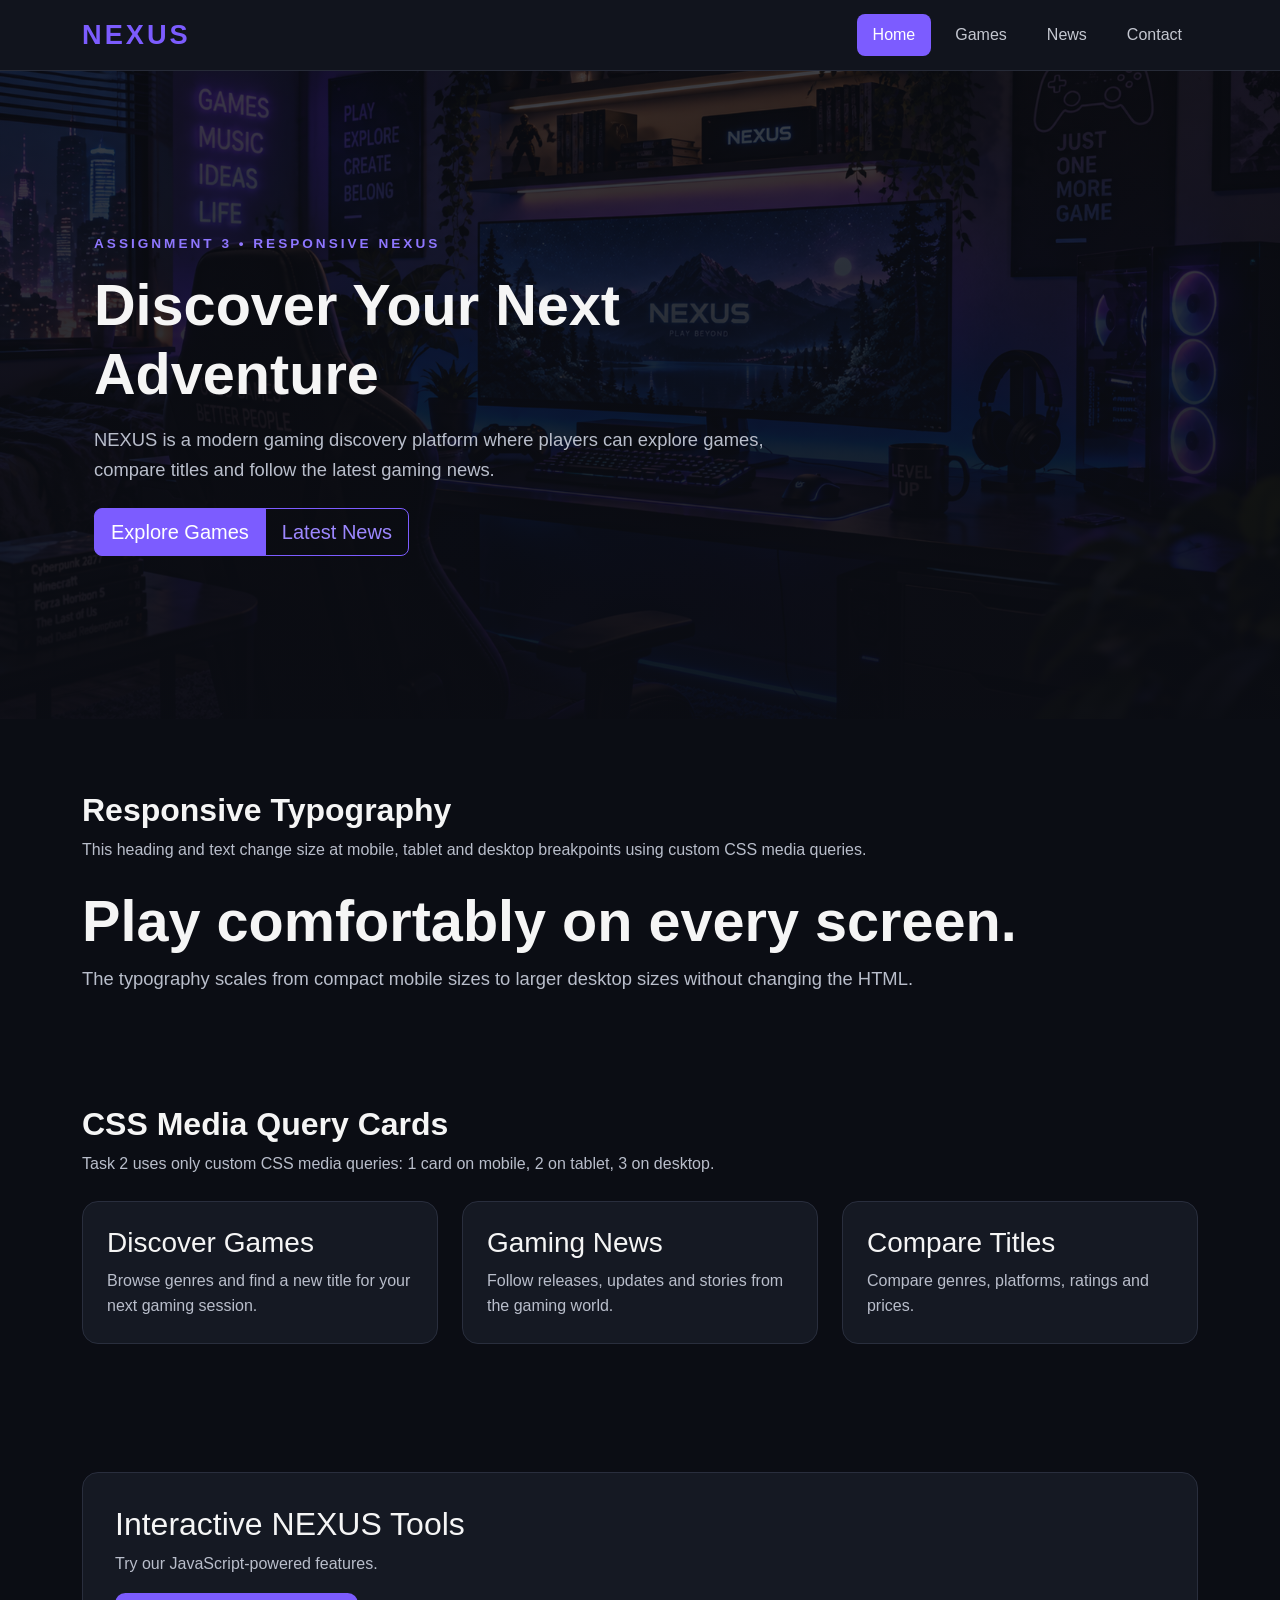
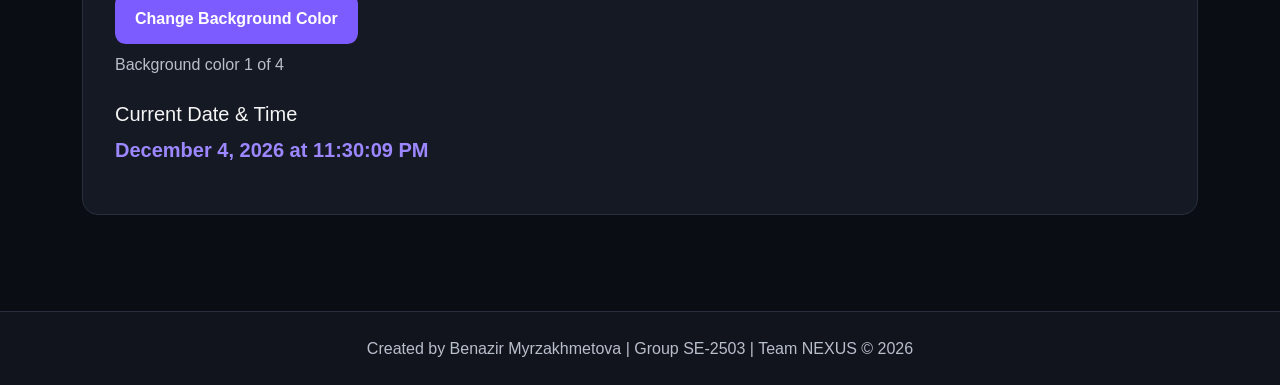
<file: index.html>
<!doctype html><html lang="en"><head><meta charset="utf-8"><meta name="viewport" content="width=device-width,initial-scale=1"><title>NEXUS | Home — Assignment 4</title><link href="https://cdn.jsdelivr.net/npm/bootstrap@5.3.8/dist/css/bootstrap.min.css" rel="stylesheet"><link rel="stylesheet" href="style.css"></head><body>
<nav class="navbar navbar-expand-lg navbar-dark bg-nexus sticky-top" aria-label="Main navigation"><div class="container"><a class="navbar-brand nexus-logo" href="index.html">NEXUS</a><button class="navbar-toggler" type="button" data-bs-toggle="collapse" data-bs-target="#navHome" aria-controls="navHome" aria-expanded="false" aria-label="Toggle navigation"><span class="navbar-toggler-icon"></span></button><div class="collapse navbar-collapse" id="navHome"><ul class="navbar-nav ms-auto gap-lg-2"><li class="nav-item"><a class="nav-link active px-3" aria-current="page" href="index.html">Home</a></li><li class="nav-item"><a class="nav-link px-3" href="games.html">Games</a></li><li class="nav-item"><a class="nav-link px-3" href="news.html">News</a></li><li class="nav-item"><a class="nav-link px-3" href="contact.html">Contact</a></li></ul></div></div></nav>
<main><section class="hero"><div class="container px-sm-2 px-md-4"><div class="hero-copy py-5"><p class="tag mb-3">ASSIGNMENT 3 • RESPONSIVE NEXUS</p><h1 class="responsive-title fw-bold mb-3">Discover Your Next Adventure</h1><p class="responsive-copy text-muted-nexus mb-4">NEXUS is a modern gaming discovery platform where players can explore games, compare titles and follow the latest gaming news.</p><div class="btn-group" role="group" aria-label="Explore NEXUS"><a href="games.html" class="btn btn-primary btn-lg">Explore Games</a><a href="news.html" class="btn btn-outline-primary btn-lg">Latest News</a></div></div></div></section>
<section class="container py-5 mt-lg-4"><h2 class="fw-bold mb-2">Responsive Typography</h2><p class="text-muted-nexus mb-4">This heading and text change size at mobile, tablet and desktop breakpoints using custom CSS media queries.</p><h3 class="responsive-title fw-bold">Play comfortably on every screen.</h3><p class="responsive-copy text-muted-nexus">The typography scales from compact mobile sizes to larger desktop sizes without changing the HTML.</p></section>
<section class="container py-5"><h2 class="fw-bold mb-2">CSS Media Query Cards</h2><p class="text-muted-nexus mb-4">Task 2 uses only custom CSS media queries: 1 card on mobile, 2 on tablet, 3 on desktop.</p><div class="mq-card-group"><article class="mq-card"><h3>Discover Games</h3><p class="mb-0 text-muted-nexus">Browse genres and find a new title for your next gaming session.</p></article><article class="mq-card"><h3>Gaming News</h3><p class="mb-0 text-muted-nexus">Follow releases, updates and stories from the gaming world.</p></article><article class="mq-card"><h3>Compare Titles</h3><p class="mb-0 text-muted-nexus">Compare genres, platforms, ratings and prices.</p></article></div></section>
<section class="container py-5" aria-labelledby="interactiveTitle">
  <div class="nexus-js-section">
    <h2 id="interactiveTitle">Interactive NEXUS Tools</h2>
    <p class="text-muted-nexus">Try our JavaScript-powered features.</p>
    <button class="nexus-js-button" type="button" id="themeButton">Change Background Color</button>
    <p id="themeStatus" class="text-muted-nexus mt-2" aria-live="polite">Background color 1 of 4</p>
    <h3 class="h5 mt-4">Current Date &amp; Time</h3>
    <p id="liveClock" aria-live="off">Loading time...</p>
  </div>
</section>
</main>
<footer class="py-4 mt-5"><div class="container text-center"><p class="mb-0">Created by Benazir Myrzakhmetova | Group SE-2503 | Team NEXUS © 2026</p></div></footer><script src="https://cdn.jsdelivr.net/npm/bootstrap@5.3.8/dist/js/bootstrap.bundle.min.js"></script><script src="script.js" defer></script></body></html>
</file>
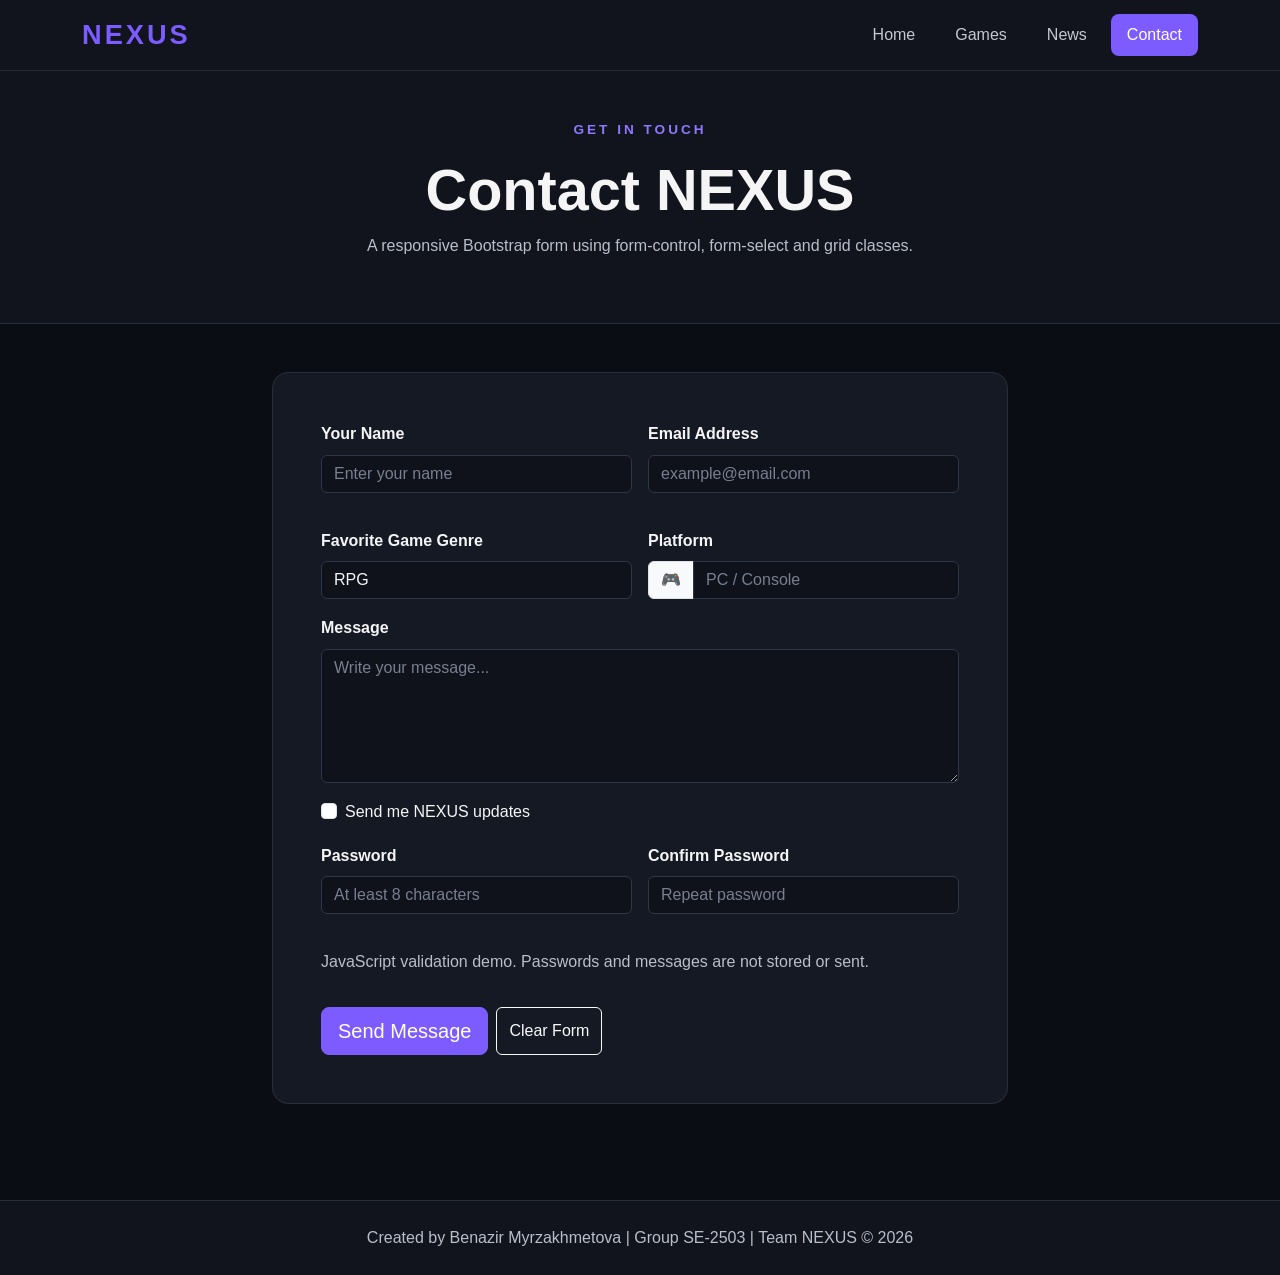
<file: contact.html>
<!DOCTYPE html>
<html lang="en"><head><meta charset="utf-8"/><meta content="width=device-width,initial-scale=1" name="viewport"/><title>NEXUS | Contact — Assignment 4</title><link href="https://cdn.jsdelivr.net/npm/bootstrap@5.3.8/dist/css/bootstrap.min.css" rel="stylesheet"/><link href="style.css" rel="stylesheet"/></head><body>
<nav aria-label="Main navigation" class="navbar navbar-expand-lg navbar-dark bg-nexus sticky-top"><div class="container"><a class="navbar-brand nexus-logo" href="index.html">NEXUS</a><button aria-controls="navContact" aria-expanded="false" aria-label="Toggle navigation" class="navbar-toggler" data-bs-target="#navContact" data-bs-toggle="collapse" type="button"><span class="navbar-toggler-icon"></span></button><div class="collapse navbar-collapse" id="navContact"><ul class="navbar-nav ms-auto gap-lg-2"><li class="nav-item"><a class="nav-link px-3" href="index.html">Home</a></li><li class="nav-item"><a class="nav-link px-3" href="games.html">Games</a></li><li class="nav-item"><a class="nav-link px-3" href="news.html">News</a></li><li class="nav-item"><a aria-current="page" class="nav-link active px-3" href="contact.html">Contact</a></li></ul></div></div></nav>
<main><header class="page-hero text-center py-5"><div class="container"><p class="tag">GET IN TOUCH</p><h1 class="responsive-title fw-bold">Contact NEXUS</h1><p class="text-muted-nexus">A responsive Bootstrap form using form-control, form-select and grid classes.</p></div></header><section class="container py-5"><div class="row justify-content-center"><div class="col-sm-12 col-md-10 col-lg-8"><form aria-label="Contact NEXUS form" class="nexus-card rounded-4 p-3 p-sm-4 p-lg-5" id="nexusContactForm" novalidate=""><div class="row g-3"><div class="col-md-6"><label class="form-label" for="name">Your Name</label><input class="form-control" id="name" placeholder="Enter your name" required="" type="text"/><small aria-live="polite" class="field-error" id="nameError"></small></div><div class="col-md-6"><label class="form-label" for="email">Email Address</label><input class="form-control" id="email" placeholder="example@email.com" required="" type="email"/><small aria-live="polite" class="field-error" id="emailError"></small></div><div class="col-md-6"><label class="form-label" for="genre">Favorite Game Genre</label><select class="form-select" id="genre"><option>RPG</option><option>Action</option><option>Strategy</option><option>Racing</option><option>Sports</option></select></div><div class="col-md-6"><label class="form-label" for="platform">Platform</label><div class="input-group"><span class="input-group-text">🎮</span><input class="form-control" id="platform" placeholder="PC / Console" type="text"/></div></div><div class="col-12"><label class="form-label" for="message">Message</label><textarea class="form-control" id="message" placeholder="Write your message..." required="" rows="5"></textarea></div><div class="col-12"><div class="form-check"><input class="form-check-input" id="updates" type="checkbox"/><label class="form-check-label" for="updates">Send me NEXUS updates</label></div></div><div class="col-md-6"><label class="form-label" for="password">Password</label><input autocomplete="new-password" class="form-control" id="password" placeholder="At least 8 characters" type="password"/><small aria-live="polite" class="field-error" id="passwordError"></small></div>
<div class="col-md-6"><label class="form-label" for="confirmPassword">Confirm Password</label><input autocomplete="new-password" class="form-control" id="confirmPassword" placeholder="Repeat password" type="password"/><small aria-live="polite" class="field-error" id="confirmPasswordError"></small></div>
<div class="col-12"><p class="text-muted-nexus mb-0">JavaScript validation demo. Passwords and messages are not stored or sent.</p><p aria-live="polite" id="formStatus"></p></div><div class="col-12 d-flex gap-2 flex-wrap"><button class="btn btn-primary btn-lg" type="submit">Send Message</button><button class="btn btn-outline-light" type="reset">Clear Form</button></div></div></form></div></div></section></main><footer class="py-4 mt-5"><div class="container text-center"><p class="mb-0">Created by Benazir Myrzakhmetova | Group SE-2503 | Team NEXUS © 2026</p></div></footer><script src="https://cdn.jsdelivr.net/npm/bootstrap@5.3.8/dist/js/bootstrap.bundle.min.js"></script><script src="script.js" defer></script></body></html>
</file>
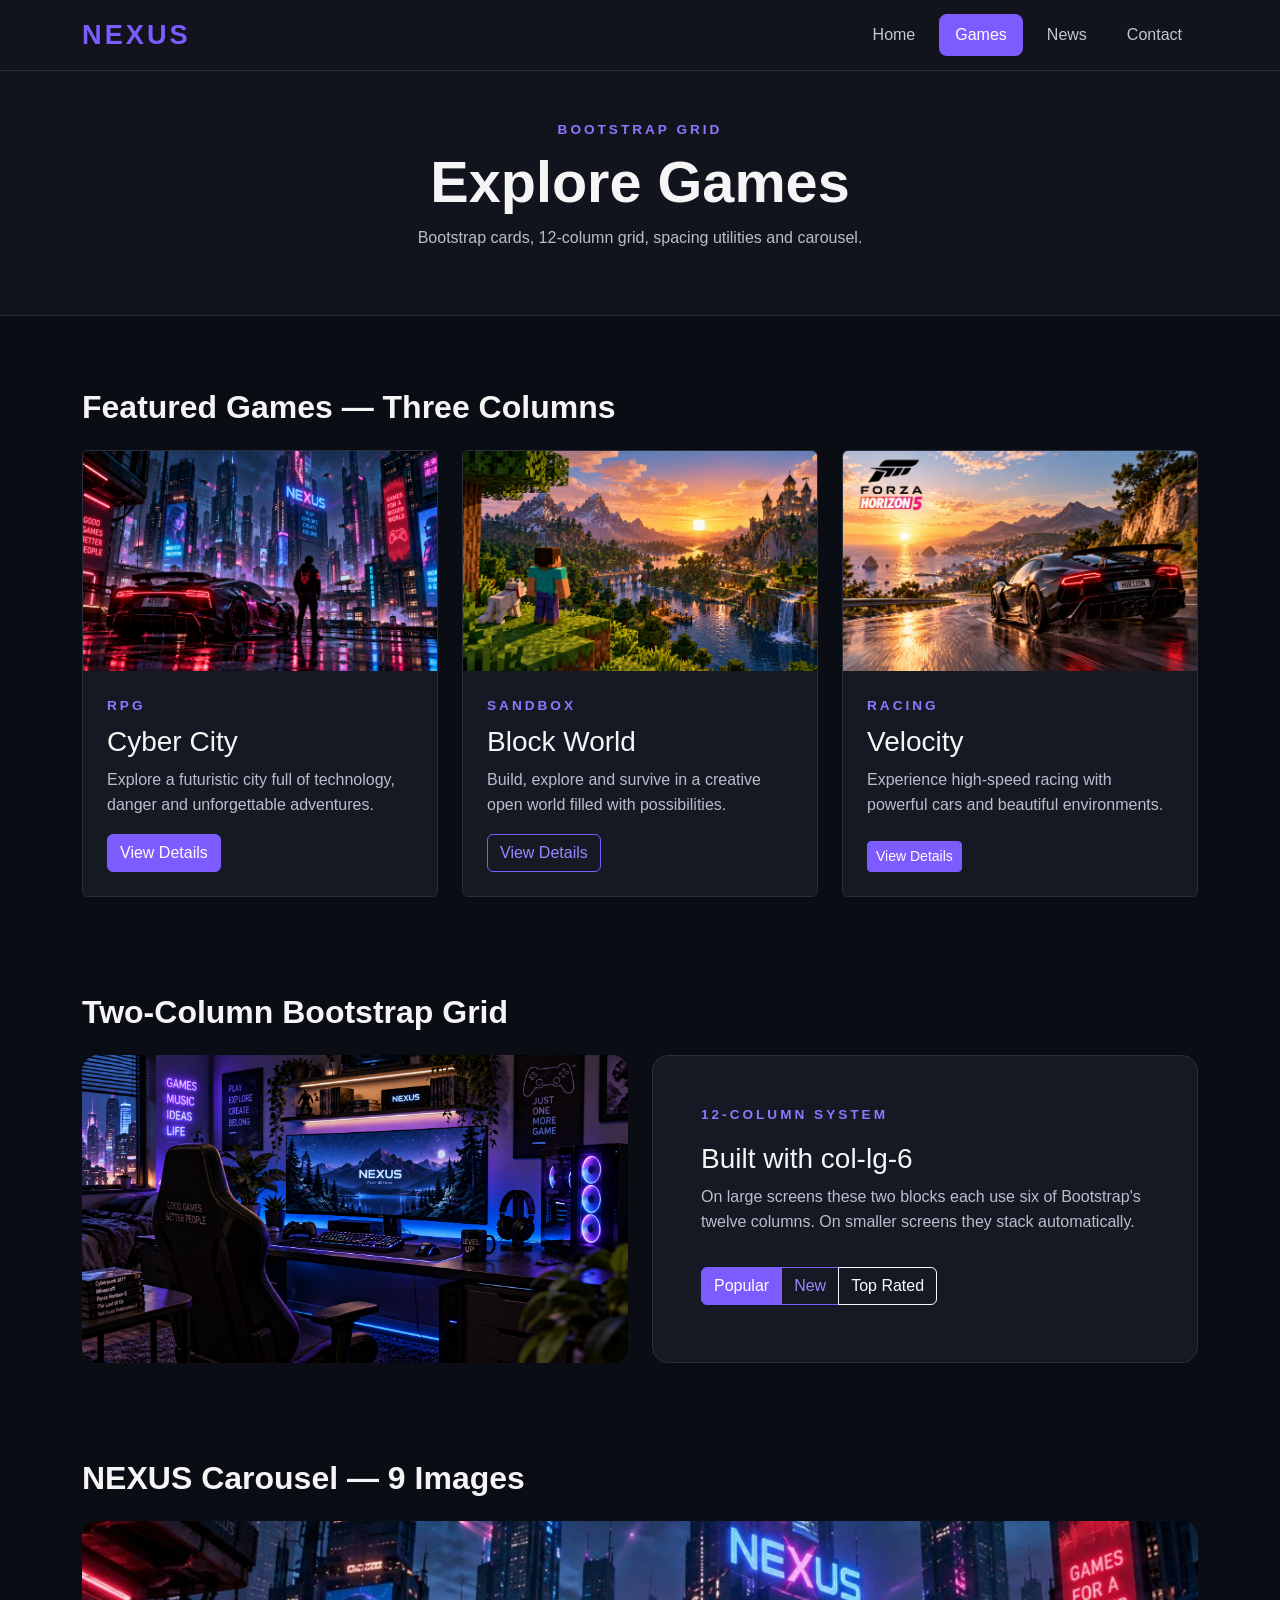
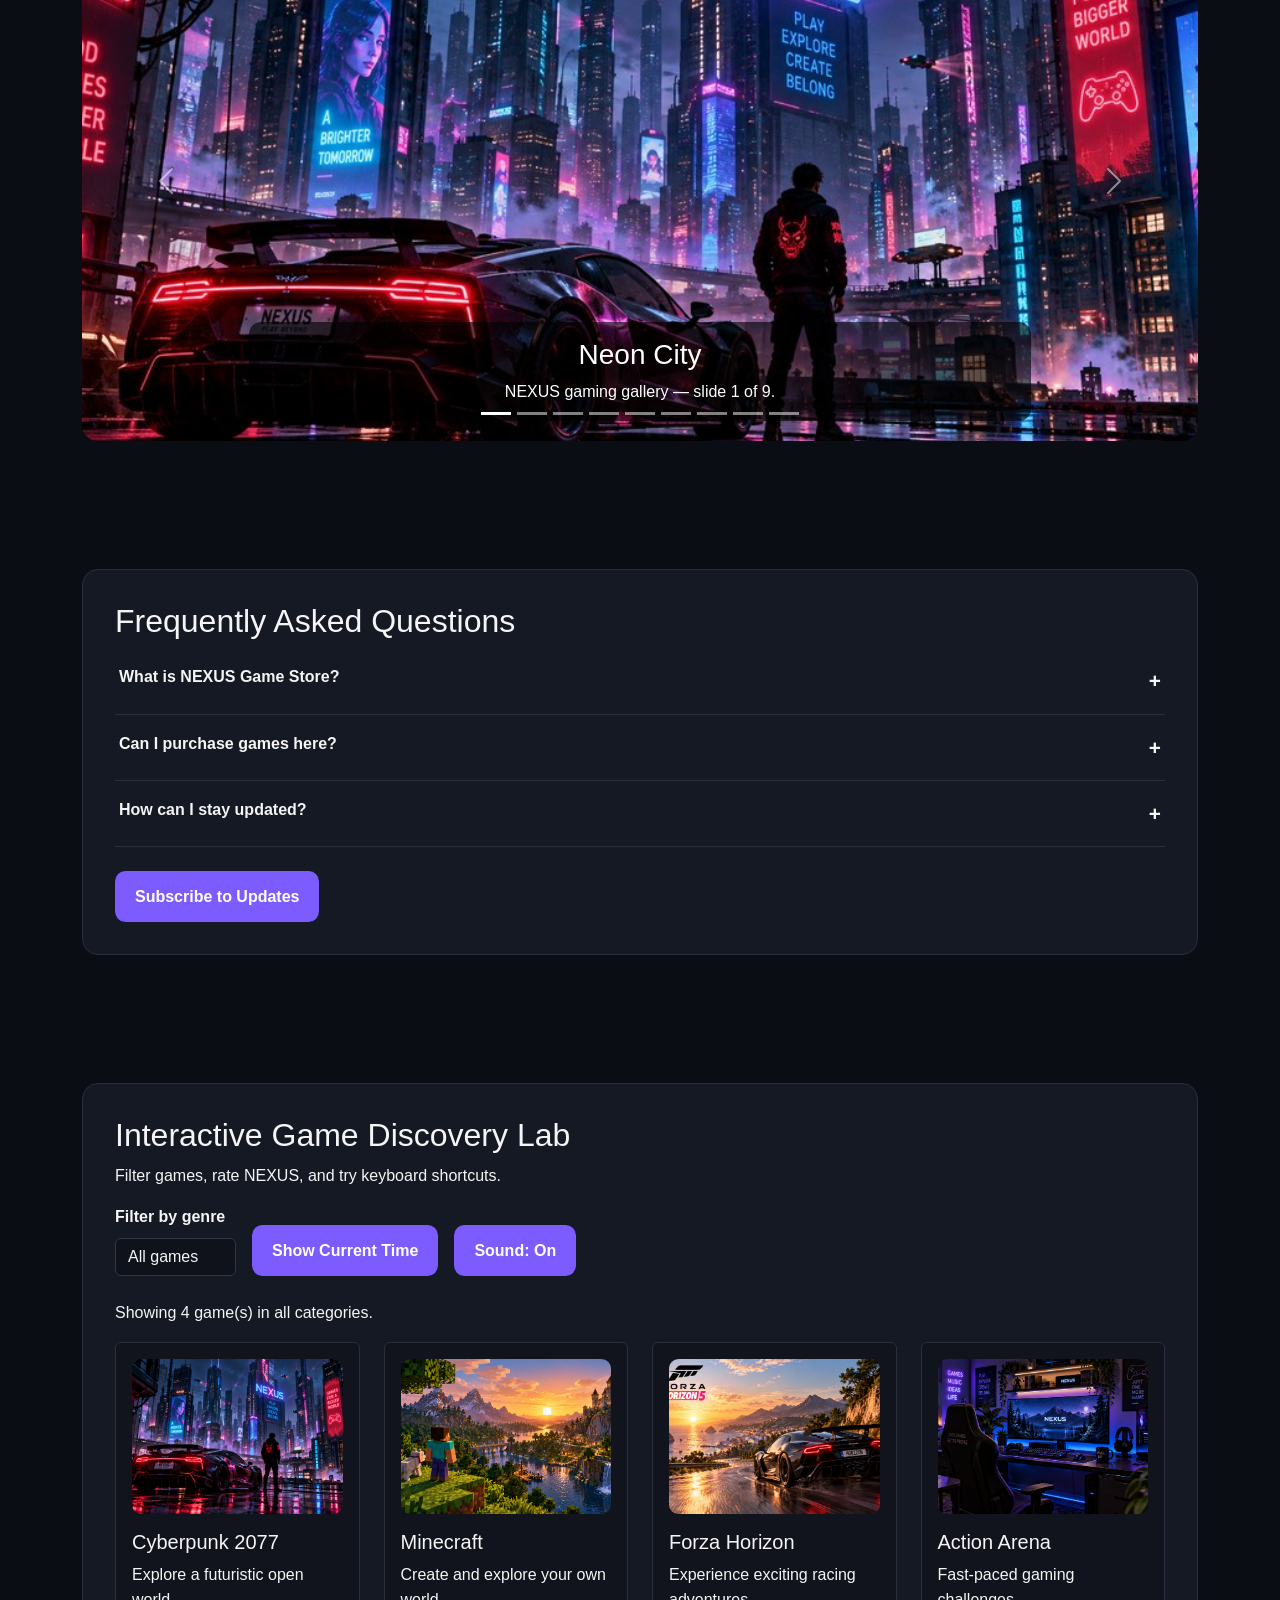
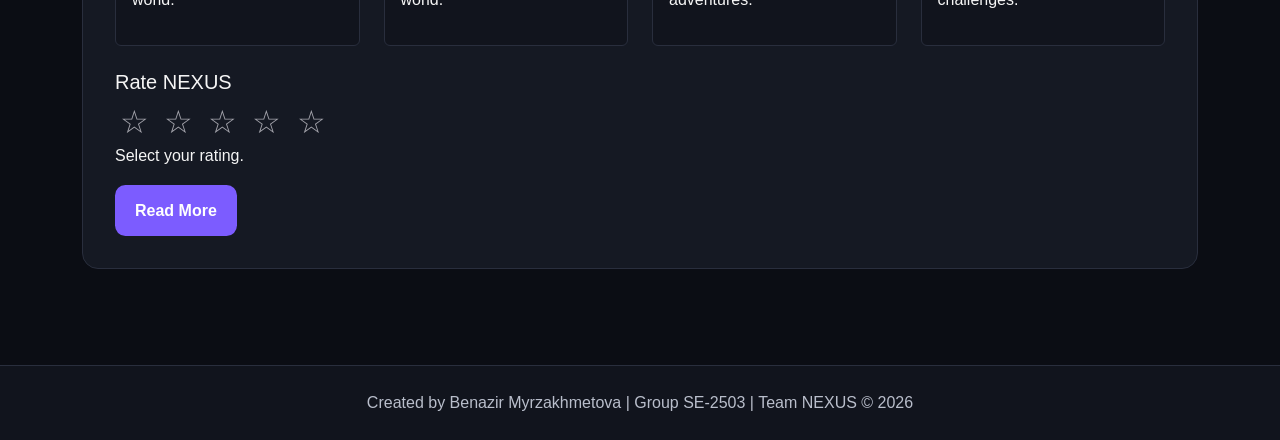
<file: games.html>
<!doctype html><html lang="en"><head><meta charset="utf-8"><meta name="viewport" content="width=device-width,initial-scale=1"><title>NEXUS | Games — Assignment 4</title><link href="https://cdn.jsdelivr.net/npm/bootstrap@5.3.8/dist/css/bootstrap.min.css" rel="stylesheet"><link rel="stylesheet" href="style.css"></head><body>
<nav class="navbar navbar-expand-lg navbar-dark bg-nexus sticky-top" aria-label="Main navigation"><div class="container"><a class="navbar-brand nexus-logo" href="index.html">NEXUS</a><button class="navbar-toggler" type="button" data-bs-toggle="collapse" data-bs-target="#navGames" aria-controls="navGames" aria-expanded="false" aria-label="Toggle navigation"><span class="navbar-toggler-icon"></span></button><div class="collapse navbar-collapse" id="navGames"><ul class="navbar-nav ms-auto gap-lg-2"><li class="nav-item"><a class="nav-link px-3" href="index.html">Home</a></li><li class="nav-item"><a class="nav-link active px-3" aria-current="page" href="games.html">Games</a></li><li class="nav-item"><a class="nav-link px-3" href="news.html">News</a></li><li class="nav-item"><a class="nav-link px-3" href="contact.html">Contact</a></li></ul></div></div></nav>
<main><header class="page-hero text-center py-5"><div class="container px-sm-2"><p class="tag mb-2">BOOTSTRAP GRID</p><h1 class="responsive-title fw-bold">Explore Games</h1><p class="text-muted-nexus">Bootstrap cards, 12-column grid, spacing utilities and carousel.</p></div></header>
<section class="container py-5 mt-lg-4"><h2 class="fw-bold mb-4">Featured Games — Three Columns</h2><div class="row g-4"><div class="col-sm-12 col-md-6 col-lg-4"><article class="card h-100"><img src="cyberpunk.jpg" class="card-img-top game-img" alt="Neon futuristic city game"><div class="card-body d-flex flex-column p-4"><span class="tag mb-2">RPG</span><h3 class="card-title">Cyber City</h3><p class="card-text">Explore a futuristic city full of technology, danger and unforgettable adventures.</p><a href="#carousel" class="btn btn-primary mt-auto align-self-start">View Details</a></div></article></div><div class="col-sm-12 col-md-6 col-lg-4"><article class="card h-100"><img src="minecraft.jpg" class="card-img-top game-img" alt="Creative block world game"><div class="card-body d-flex flex-column p-4"><span class="tag mb-2">SANDBOX</span><h3 class="card-title">Block World</h3><p class="card-text">Build, explore and survive in a creative open world filled with possibilities.</p><a href="#carousel" class="btn btn-outline-primary mt-auto align-self-start">View Details</a></div></article></div><div class="col-sm-12 col-md-6 col-lg-4"><article class="card h-100"><img src="forza.jpg" class="card-img-top game-img" alt="Racing car at sunset"><div class="card-body d-flex flex-column p-4"><span class="tag mb-2">RACING</span><h3 class="card-title">Velocity</h3><p class="card-text">Experience high-speed racing with powerful cars and beautiful environments.</p><a href="#carousel" class="btn btn-primary btn-sm mt-auto align-self-start">View Details</a></div></article></div></div></section>
<section class="container py-5"><h2 class="fw-bold mb-4">Two-Column Bootstrap Grid</h2><div class="row g-4 align-items-stretch"><div class="col-sm-12 col-lg-6"><img src="gaming.jpg" class="w-100 rounded-4 feature-img" alt="Modern NEXUS gaming setup"></div><div class="col-sm-12 col-lg-6"><div class="nexus-card rounded-4 h-100 p-3 p-md-4 p-lg-5"><p class="tag">12-COLUMN SYSTEM</p><h3>Built with col-lg-6</h3><p class="text-muted-nexus">On large screens these two blocks each use six of Bootstrap's twelve columns. On smaller screens they stack automatically.</p><div class="btn-group mt-3" role="group" aria-label="Game filters"><button type="button" class="btn btn-primary">Popular</button><button type="button" class="btn btn-outline-primary">New</button><button type="button" class="btn btn-outline-light">Top Rated</button></div></div></div></div></section>
<section class="container py-5" id="carousel"><h2 class="fw-bold mb-4">NEXUS Carousel — 9 Images</h2><div id="nexusCarousel" class="carousel slide" data-bs-ride="carousel"><div class="carousel-indicators"><button type="button" data-bs-target="#nexusCarousel" data-bs-slide-to="0" class="active" aria-current="true" aria-label="Slide 1"></button><button type="button" data-bs-target="#nexusCarousel" data-bs-slide-to="1" aria-label="Slide 2"></button><button type="button" data-bs-target="#nexusCarousel" data-bs-slide-to="2" aria-label="Slide 3"></button><button type="button" data-bs-target="#nexusCarousel" data-bs-slide-to="3" aria-label="Slide 4"></button><button type="button" data-bs-target="#nexusCarousel" data-bs-slide-to="4" aria-label="Slide 5"></button><button type="button" data-bs-target="#nexusCarousel" data-bs-slide-to="5" aria-label="Slide 6"></button><button type="button" data-bs-target="#nexusCarousel" data-bs-slide-to="6" aria-label="Slide 7"></button><button type="button" data-bs-target="#nexusCarousel" data-bs-slide-to="7" aria-label="Slide 8"></button><button type="button" data-bs-target="#nexusCarousel" data-bs-slide-to="8" aria-label="Slide 9"></button></div><div class="carousel-inner rounded-4"><div class="carousel-item active"><img src="gallery-1.jpg" class="d-block w-100" alt="Neon City"><div class="carousel-caption d-none d-md-block p-3"><h3>Neon City</h3><p class="text-white mb-0">NEXUS gaming gallery — slide 1 of 9.</p></div></div><div class="carousel-item"><img src="gallery-2.jpg" class="d-block w-100" alt="Creative Worlds"><div class="carousel-caption d-none d-md-block p-3"><h3>Creative Worlds</h3><p class="text-white mb-0">NEXUS gaming gallery — slide 2 of 9.</p></div></div><div class="carousel-item"><img src="gallery-3.jpg" class="d-block w-100" alt="Sunset Racing"><div class="carousel-caption d-none d-md-block p-3"><h3>Sunset Racing</h3><p class="text-white mb-0">NEXUS gaming gallery — slide 3 of 9.</p></div></div><div class="carousel-item"><img src="gallery-4.jpg" class="d-block w-100" alt="Battle Station"><div class="carousel-caption d-none d-md-block p-3"><h3>Battle Station</h3><p class="text-white mb-0">NEXUS gaming gallery — slide 4 of 9.</p></div></div><div class="carousel-item"><img src="gallery-5.jpg" class="d-block w-100" alt="Night Missions"><div class="carousel-caption d-none d-md-block p-3"><h3>Night Missions</h3><p class="text-white mb-0">NEXUS gaming gallery — slide 5 of 9.</p></div></div><div class="carousel-item"><img src="gallery-6.jpg" class="d-block w-100" alt="Open Adventure"><div class="carousel-caption d-none d-md-block p-3"><h3>Open Adventure</h3><p class="text-white mb-0">NEXUS gaming gallery — slide 6 of 9.</p></div></div><div class="carousel-item"><img src="gallery-7.jpg" class="d-block w-100" alt="Full Speed"><div class="carousel-caption d-none d-md-block p-3"><h3>Full Speed</h3><p class="text-white mb-0">NEXUS gaming gallery — slide 7 of 9.</p></div></div><div class="carousel-item"><img src="gallery-8.jpg" class="d-block w-100" alt="NEXUS Setup"><div class="carousel-caption d-none d-md-block p-3"><h3>NEXUS Setup</h3><p class="text-white mb-0">NEXUS gaming gallery — slide 8 of 9.</p></div></div><div class="carousel-item"><img src="gallery-9.jpg" class="d-block w-100" alt="Future Worlds"><div class="carousel-caption d-none d-md-block p-3"><h3>Future Worlds</h3><p class="text-white mb-0">NEXUS gaming gallery — slide 9 of 9.</p></div></div></div><button class="carousel-control-prev" type="button" data-bs-target="#nexusCarousel" data-bs-slide="prev"><span class="carousel-control-prev-icon" aria-hidden="true"></span><span class="visually-hidden">Previous</span></button><button class="carousel-control-next" type="button" data-bs-target="#nexusCarousel" data-bs-slide="next"><span class="carousel-control-next-icon" aria-hidden="true"></span><span class="visually-hidden">Next</span></button></div></section>
<section class="container py-5" aria-labelledby="faqTitle">
 <div class="nexus-js-section">
  <h2 id="faqTitle">Frequently Asked Questions</h2>
  <div class="faq-item"><button type="button" class="faq-question" aria-expanded="false" aria-controls="faq1">What is NEXUS Game Store?</button><div id="faq1" class="faq-answer"><p>NEXUS is a demo gaming storefront showcasing titles, news and gaming content.</p></div></div>
  <div class="faq-item"><button type="button" class="faq-question" aria-expanded="false" aria-controls="faq2">Can I purchase games here?</button><div id="faq2" class="faq-answer"><p>This student project is a demonstration and does not process purchases.</p></div></div>
  <div class="faq-item"><button type="button" class="faq-question" aria-expanded="false" aria-controls="faq3">How can I stay updated?</button><div id="faq3" class="faq-answer"><p>Try our subscription popup to see how interactive forms work.</p></div></div>
  <button id="openSubscribe" type="button" class="nexus-js-button mt-4">Subscribe to Updates</button>
 </div>
</section>
<div id="subscribeModal" class="nexus-modal" hidden role="dialog" aria-modal="true" aria-labelledby="subscribeTitle">
 <div class="nexus-modal-dialog">
  <button id="closeSubscribe" class="nexus-modal-close" type="button" aria-label="Close popup">&times;</button>
  <h2 id="subscribeTitle">Subscribe to NEXUS</h2>
  <p class="text-muted-nexus">Demo subscription form</p>
  <form id="subscribeForm">
   <label class="form-label" for="subscribeEmail">Email address</label>
   <input class="form-control mb-3" id="subscribeEmail" type="email" required placeholder="you@example.com">
   <button type="submit" class="nexus-js-button">Subscribe</button>
   <p id="subscribeStatus" class="mt-3 text-success" aria-live="polite"></p>
  </form>
 </div>
</div>
<section class="container py-5" id="interactiveLab" aria-labelledby="labTitle"><div class="nexus-js-section"><h2 id="labTitle">Interactive Game Discovery Lab</h2><p>Filter games, rate NEXUS, and try keyboard shortcuts.</p><div class="d-flex flex-wrap gap-3 align-items-end mb-4"><div><label for="gameFilter" class="form-label">Filter by genre</label><select id="gameFilter" class="form-select"><option value="all">All games</option><option value="rpg">RPG</option><option value="racing">Racing</option><option value="sandbox">Sandbox</option><option value="action">Action</option></select></div><button id="showTime" type="button" class="nexus-js-button">Show Current Time</button><button id="soundToggle" type="button" class="nexus-js-button" aria-pressed="true">Sound: On</button></div><p id="labFeedback" aria-live="polite">Choose a genre to explore games.</p><div id="dynamicGames" class="row g-4"></div><div class="mt-4"><h3 class="h5">Rate NEXUS</h3><div id="ratingStars" aria-label="Rating"><button type="button" data-rating="1" aria-label="1 star">☆</button><button type="button" data-rating="2" aria-label="2 stars">☆</button><button type="button" data-rating="3" aria-label="3 stars">☆</button><button type="button" data-rating="4" aria-label="4 stars">☆</button><button type="button" data-rating="5" aria-label="5 stars">☆</button></div><p id="ratingMessage" aria-live="polite">Select your rating.</p></div><button id="readMoreButton" type="button" class="nexus-js-button" aria-expanded="false">Read More</button><p id="extraInfo" hidden class="mt-3">NEXUS Game Store is an interactive student gaming project. Use left and right arrow keys while focused on navigation links to move through the menu.</p></div></section></main>
<footer class="py-4 mt-5"><div class="container text-center"><p class="mb-0">Created by Benazir Myrzakhmetova | Group SE-2503 | Team NEXUS © 2026</p></div></footer><script src="https://cdn.jsdelivr.net/npm/bootstrap@5.3.8/dist/js/bootstrap.bundle.min.js"></script><script src="script.js" defer></script></body></html>
</file>
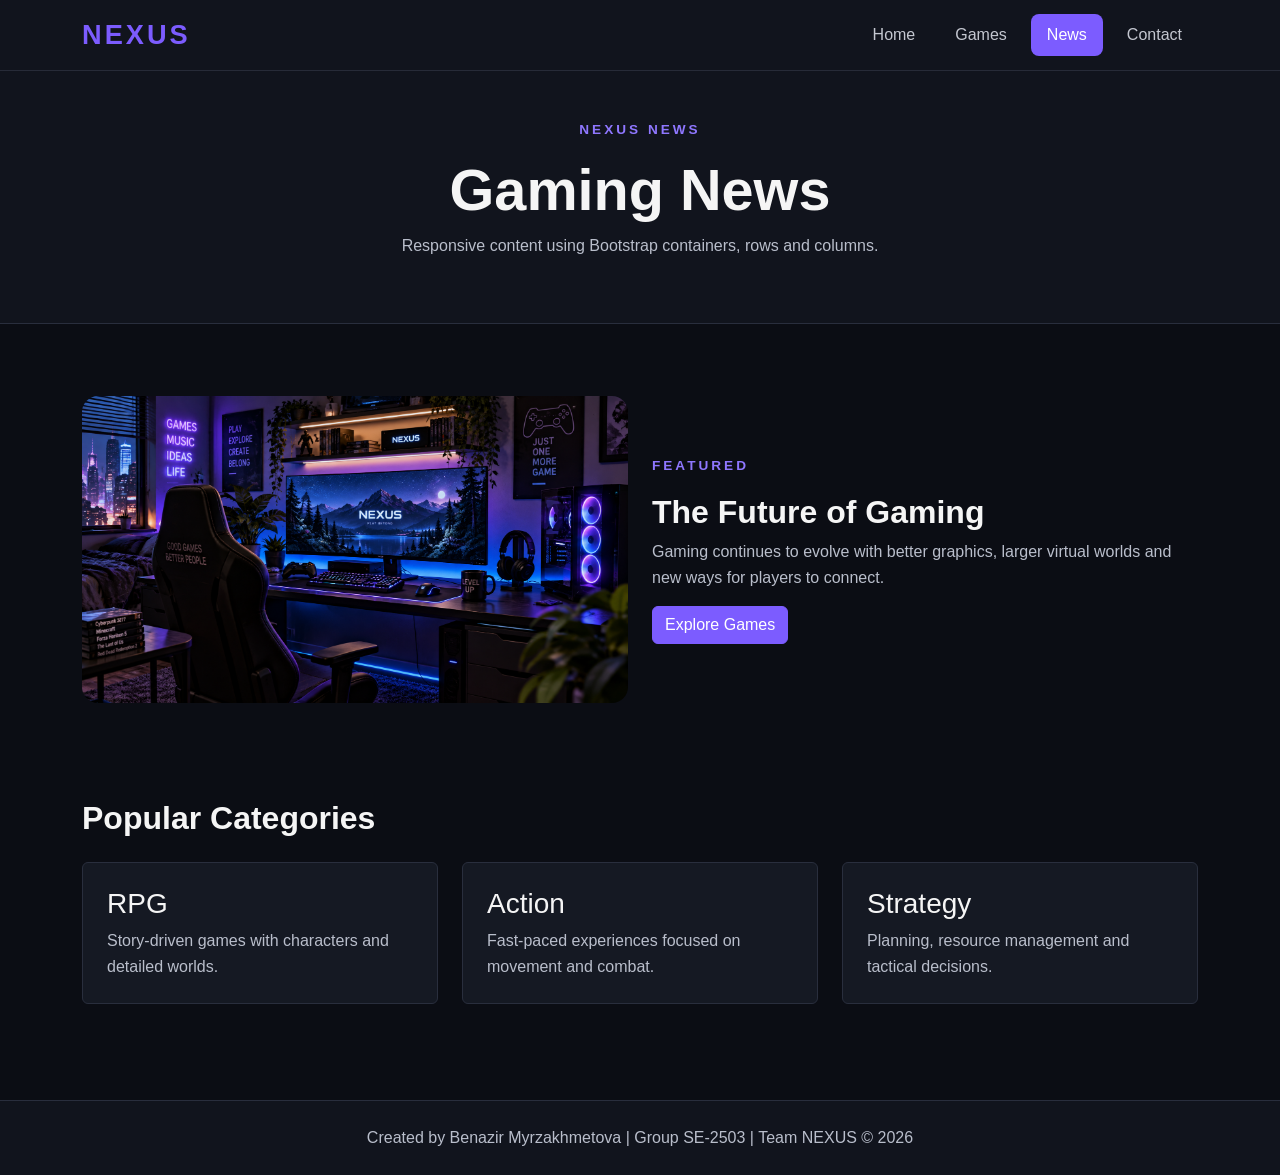
<file: news.html>
<!doctype html><html lang="en"><head><meta charset="utf-8"><meta name="viewport" content="width=device-width,initial-scale=1"><title>NEXUS | News — Assignment 4</title><link href="https://cdn.jsdelivr.net/npm/bootstrap@5.3.8/dist/css/bootstrap.min.css" rel="stylesheet"><link rel="stylesheet" href="style.css"></head><body>
<nav class="navbar navbar-expand-lg navbar-dark bg-nexus sticky-top" aria-label="Main navigation"><div class="container"><a class="navbar-brand nexus-logo" href="index.html">NEXUS</a><button class="navbar-toggler" type="button" data-bs-toggle="collapse" data-bs-target="#navNews" aria-controls="navNews" aria-expanded="false" aria-label="Toggle navigation"><span class="navbar-toggler-icon"></span></button><div class="collapse navbar-collapse" id="navNews"><ul class="navbar-nav ms-auto gap-lg-2"><li class="nav-item"><a class="nav-link px-3" href="index.html">Home</a></li><li class="nav-item"><a class="nav-link px-3" href="games.html">Games</a></li><li class="nav-item"><a class="nav-link active px-3" aria-current="page" href="news.html">News</a></li><li class="nav-item"><a class="nav-link px-3" href="contact.html">Contact</a></li></ul></div></div></nav>
<main><header class="page-hero text-center py-5"><div class="container"><p class="tag">NEXUS NEWS</p><h1 class="responsive-title fw-bold">Gaming News</h1><p class="text-muted-nexus">Responsive content using Bootstrap containers, rows and columns.</p></div></header><section class="container py-5 mt-lg-4"><div class="row g-4 align-items-center"><div class="col-sm-12 col-lg-6"><img src="gaming.jpg" class="w-100 rounded-4" alt="Gaming setup with computer monitor"></div><div class="col-sm-12 col-lg-6"><p class="tag">FEATURED</p><h2 class="fw-bold">The Future of Gaming</h2><p class="text-muted-nexus">Gaming continues to evolve with better graphics, larger virtual worlds and new ways for players to connect.</p><a class="btn btn-primary" href="games.html">Explore Games</a></div></div></section><section class="container py-5"><h2 class="fw-bold mb-4">Popular Categories</h2><div class="row g-4"><div class="col-sm-12 col-md-6 col-lg-4"><div class="card h-100 p-4"><h3>RPG</h3><p class="card-text mb-0">Story-driven games with characters and detailed worlds.</p></div></div><div class="col-sm-12 col-md-6 col-lg-4"><div class="card h-100 p-4"><h3>Action</h3><p class="card-text mb-0">Fast-paced experiences focused on movement and combat.</p></div></div><div class="col-sm-12 col-md-6 col-lg-4"><div class="card h-100 p-4"><h3>Strategy</h3><p class="card-text mb-0">Planning, resource management and tactical decisions.</p></div></div></div></section></main><footer class="py-4 mt-5"><div class="container text-center"><p class="mb-0">Created by Benazir Myrzakhmetova | Group SE-2503 | Team NEXUS © 2026</p></div></footer><script src="https://cdn.jsdelivr.net/npm/bootstrap@5.3.8/dist/js/bootstrap.bundle.min.js"></script><script src="script.js" defer></script></body></html>
</file>
<file: style.css>
/* NEXUS Assignment #3 — custom theme + required CSS Media Queries */
:root{--bg:#0b0d14;--panel:#151923;--panel2:#11141d;--line:#292e3d;--text:#f5f5f5;--muted:#b9becb;--purple:#7c5cff;--purple2:#9c87ff}
*{box-sizing:border-box}
body{font-family:Arial,Helvetica,sans-serif;background:var(--bg);color:var(--text);line-height:1.6}
a{text-decoration:none}.text-muted-nexus{color:var(--muted)!important}.bg-nexus{background:var(--panel2)!important}.border-nexus{border-color:var(--line)!important}
.nexus-logo{color:var(--purple)!important;font-size:1.7rem;font-weight:800;letter-spacing:3px}.navbar{border-bottom:1px solid #272b38}.navbar .nav-link{color:#c4c7d0!important;border-radius:.5rem}.navbar .nav-link:hover,.navbar .nav-link.active{color:#fff!important;background:var(--purple)}
.tag{color:#8f77ff;font-size:.85rem;font-weight:700;letter-spacing:3px}.hero{min-height:72vh;display:flex;align-items:center;background:linear-gradient(rgba(11,13,20,.78),rgba(11,13,20,.94)),url('gaming.jpg') center/cover}.hero-copy{max-width:700px}.page-hero{background:var(--panel2);border-bottom:1px solid var(--line)}
.btn-primary{--bs-btn-bg:var(--purple);--bs-btn-border-color:var(--purple);--bs-btn-hover-bg:#6847e8;--bs-btn-hover-border-color:#6847e8}.btn-outline-primary{--bs-btn-color:var(--purple2);--bs-btn-border-color:var(--purple);--bs-btn-hover-bg:var(--purple);--bs-btn-hover-border-color:var(--purple)}
.nexus-card,.card{background:var(--panel);color:var(--text);border:1px solid var(--line)}.card-text{color:var(--muted)}.game-img{height:220px;object-fit:cover}.feature-img{height:100%;min-height:280px;object-fit:cover}.carousel-item img{height:520px;object-fit:cover}.carousel-caption{background:rgba(0,0,0,.62);border-radius:.75rem}.form-control,.form-select,.form-control:focus{background:#0f121a;color:var(--text);border-color:#303647}.form-control::placeholder{color:#777f90}.form-control:focus,.form-select:focus{box-shadow:0 0 0 .25rem rgba(124,92,255,.2);border-color:var(--purple)}.form-label{font-weight:600}.table{--bs-table-bg:var(--panel);--bs-table-color:var(--text);--bs-table-border-color:var(--line)}footer{background:var(--panel2);border-top:1px solid var(--line);color:var(--muted)}

/* Task 1: Responsive typography with CSS Media Queries */
.responsive-title{font-size:2rem}.responsive-copy{font-size:.95rem}
@media (min-width:768px){.responsive-title{font-size:2.8rem}.responsive-copy{font-size:1.05rem}}
@media (min-width:1200px){.responsive-title{font-size:3.6rem}.responsive-copy{font-size:1.15rem}}

/* Task 2: CSS-only card group (NO Bootstrap grid used here) */
.mq-card-group{display:flex;flex-wrap:wrap;gap:1.5rem}.mq-card{width:100%;background:var(--panel);border:1px solid var(--line);border-radius:1rem;padding:1.5rem;transition:.25s}.mq-card:hover{transform:translateY(-5px);border-color:var(--purple)}
@media (min-width:768px){.mq-card{width:calc(50% - .75rem)}}
@media (min-width:1200px){.mq-card{width:calc(33.333% - 1rem)}}

@media (max-width:767.98px){.hero{min-height:62vh}.carousel-item img{height:300px}.game-img{height:190px}}


/* Assignment 4 interactive components — original Assignment 3 styles preserved. */
body{transition:background-color .4s ease}
.nexus-js-section{background:var(--panel);border:1px solid var(--line);border-radius:1rem;padding:2rem;margin-top:2rem}
.nexus-js-section h2{color:var(--text)}
.nexus-js-button{background:var(--purple);color:#fff;border:0;border-radius:.65rem;padding:.8rem 1.25rem;font-weight:700}
.nexus-js-button:hover{background:var(--purple2)}
#liveClock{font-size:1.25rem;font-weight:700;color:var(--purple2)}
.field-error{display:block;color:#ff9696;font-size:.9rem;min-height:1.2rem}
.faq-item{border-bottom:1px solid var(--line)}
.faq-question{width:100%;background:none;border:0;text-align:left;color:var(--text);padding:1rem .25rem;font-weight:700}
.faq-question::after{content:"+";float:right;font-size:1.3rem}
.faq-question[aria-expanded="true"]::after{content:"−"}
.faq-answer{max-height:0;overflow:hidden;opacity:0;transition:max-height .35s ease,opacity .35s ease}
.faq-answer.is-open{max-height:180px;opacity:1}
.faq-answer p{padding:0 .25rem 1rem;margin:0;color:var(--muted)}
.nexus-modal[hidden]{display:none}
.nexus-modal{position:fixed;inset:0;background:rgba(0,0,0,.75);z-index:2000;display:flex;align-items:center;justify-content:center;padding:1rem}
.nexus-modal-dialog{position:relative;background:var(--panel);border:1px solid var(--purple);border-radius:1rem;padding:2rem;width:min(100%,480px);max-height:90vh;overflow:auto}
.nexus-modal-close{position:absolute;right:1rem;top:.75rem;background:none;border:0;color:#fff;font-size:2rem}
.modal-active{overflow:hidden}
@media(max-width:575px){.nexus-js-section{padding:1.2rem}}

/* Assignment 5 */
#gameFilter{max-width:220px}#ratingStars{display:flex;gap:.35rem}#ratingStars button{border:0;background:transparent;color:#a4a4b5;font-size:2.4rem;cursor:pointer;line-height:1.2}#ratingStars button.selected{color:#ffcc38}#ratingStars button:focus-visible,.nexus-js-button:focus-visible{outline:3px solid #ffcc38;outline-offset:3px}.lab-game-image{width:100%;height:130px;object-fit:cover;border-radius:.5rem}.lab-game-card{transition:transform .35s ease,opacity .35s ease}#extraInfo[hidden]{display:none}@media(prefers-reduced-motion:reduce){.lab-game-card{transition:none!important}}

/* Assignment 5 interactive lab */
.lab-game-image{width:100%;height:155px;object-fit:cover;border-radius:.6rem}.lab-game-card{transition:transform .35s ease,opacity .35s ease}.lab-game-card .card{background:var(--panel2);color:var(--text);border:1px solid var(--line)}#ratingStars button{background:none;border:0;color:#a5a5ad;font-size:2rem;cursor:pointer;padding:.1rem .3rem}#ratingStars button.selected{color:#ffd166}#ratingStars button:focus-visible{outline:2px solid var(--purple2)}
</file>
